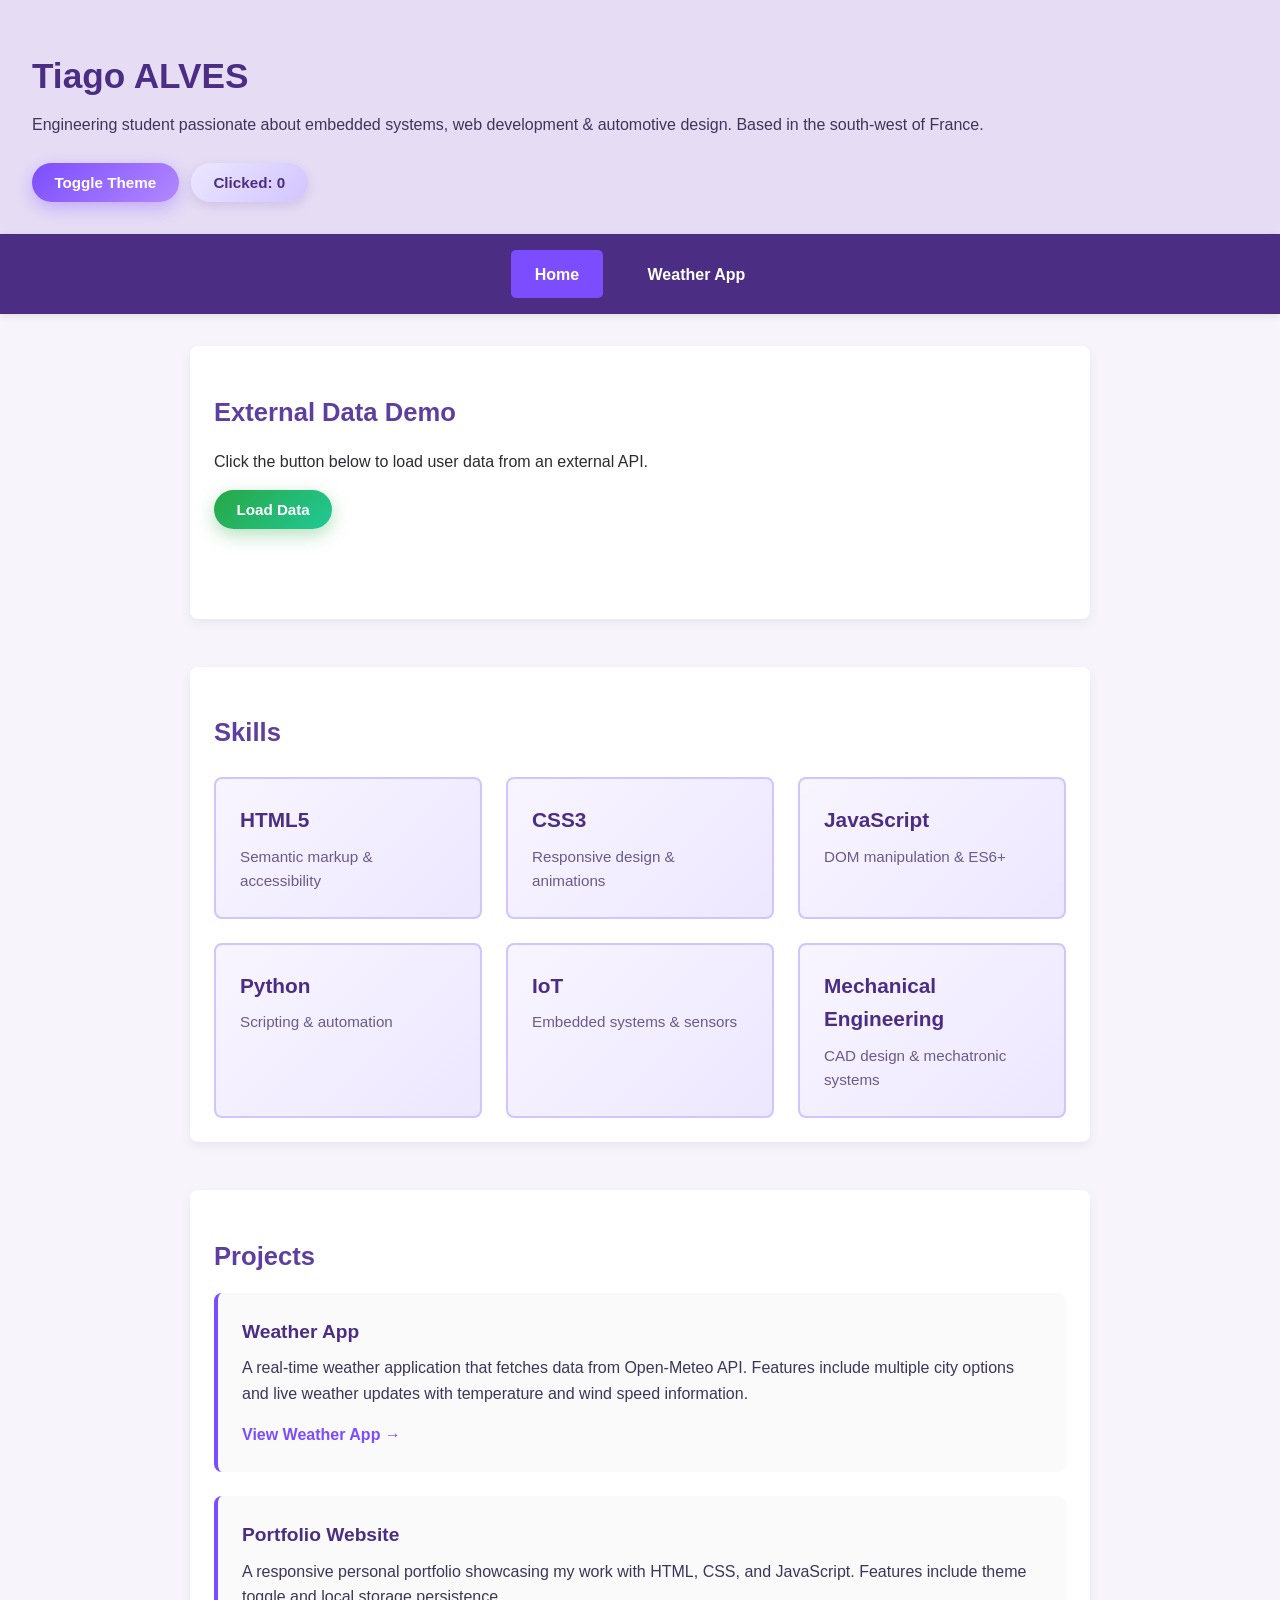
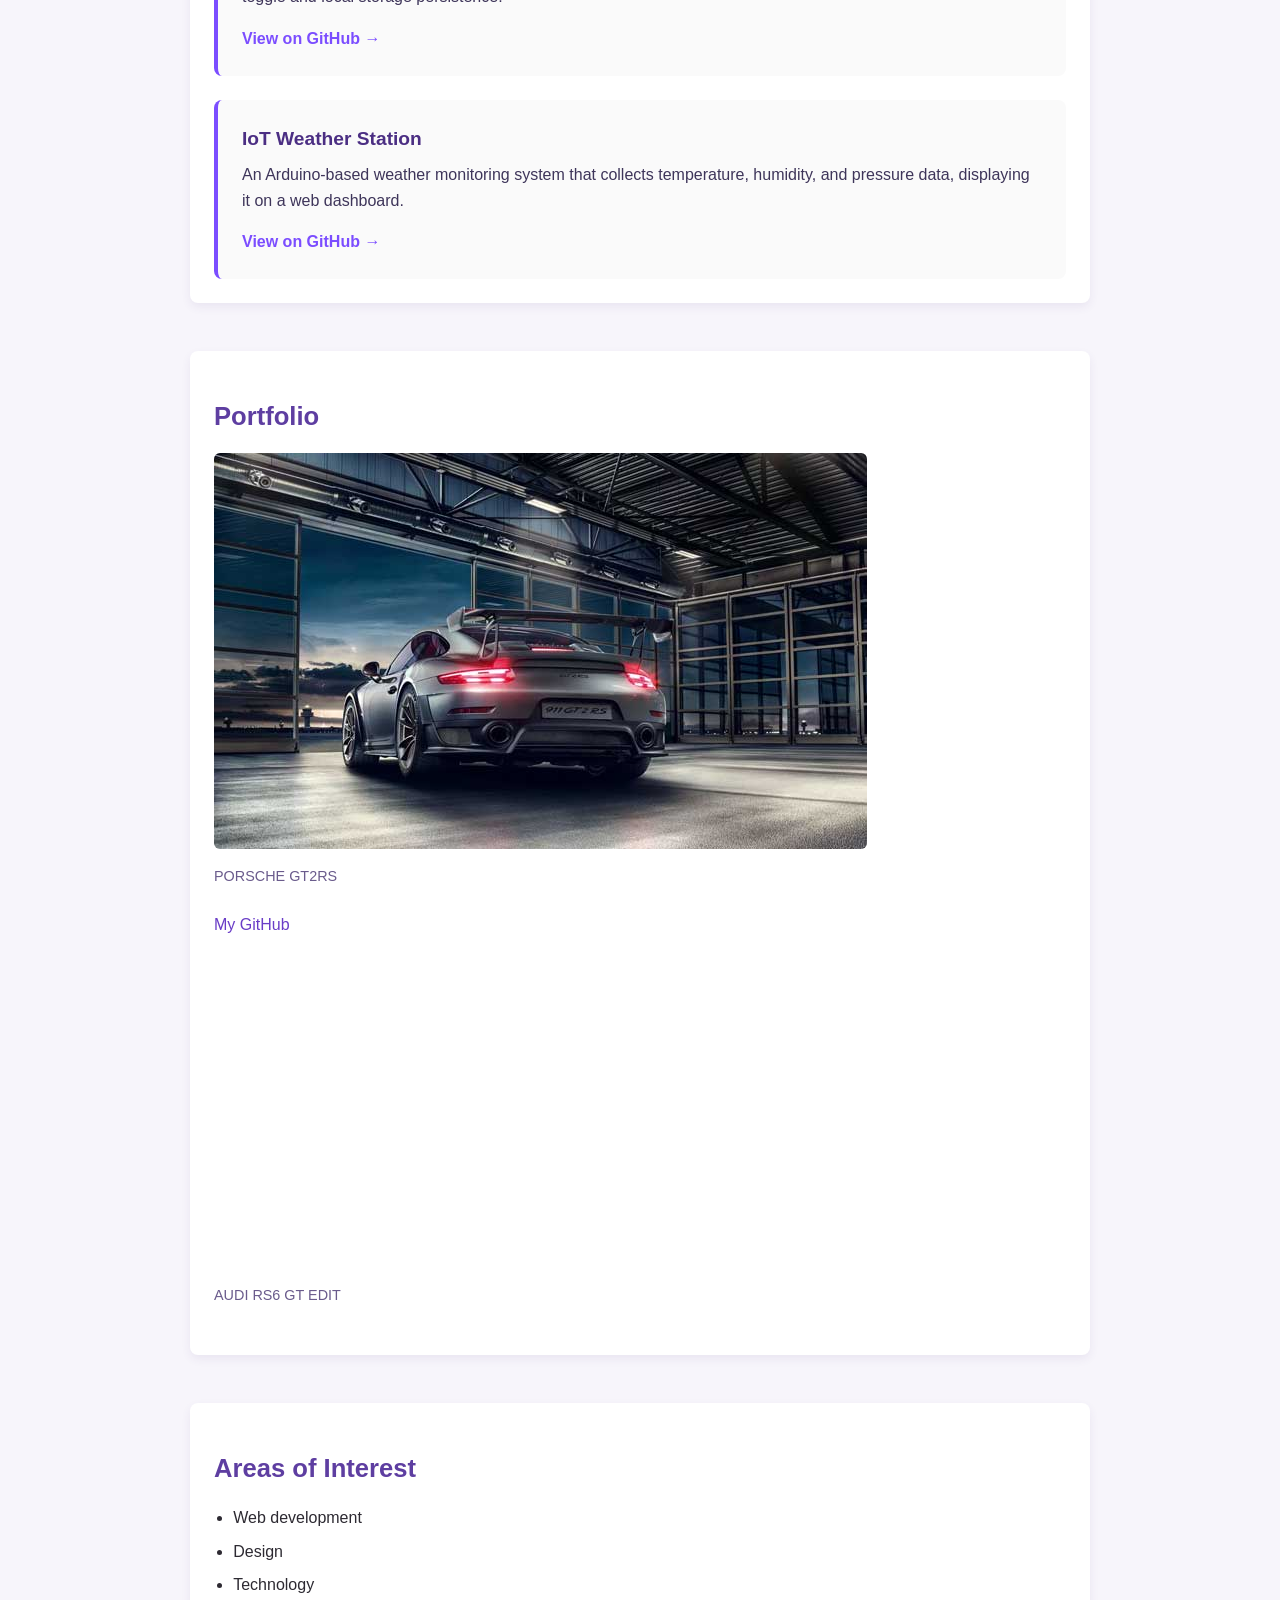
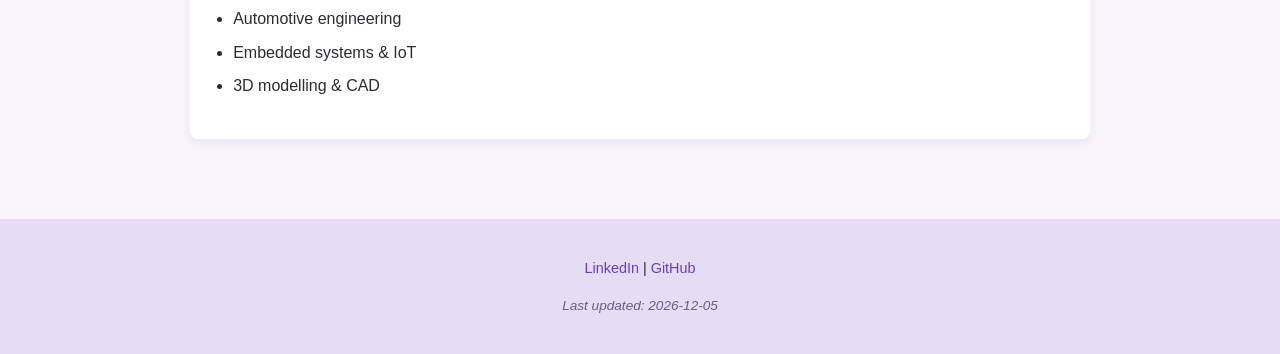
<file: index.html>
<!DOCTYPE html>
<html lang="en">
<head>
  <meta charset="UTF-8">
  <meta name="viewport" content="width=device-width, initial-scale=1.0">
  <title>My Portfolio</title>
  <link rel="stylesheet" href="style.css">
</head>

<body>

  <a href="#main">Skip to content</a>

  <header>
    <h1>Tiago ALVES</h1>
    <p>Engineering student passionate about embedded systems, web development & automotive design. Based in the south-west of France.</p>
    <br>
    <button id="themeBtn" class="btn btn-theme">Toggle Theme</button>
    <button id="countBtn" class="btn btn-counter">Clicked: <span id="countDisplay">0</span></button>
  </header>

  <nav class="main-nav">
    <a href="index.html" class="active">Home</a>
    <a href="weather.html">Weather App</a>
  </nav>

  <main id="main">

    <!-- External Data Demo Section -->
    <section>
      <h2>External Data Demo</h2>
      <p>Click the button below to load user data from an external API.</p>
      
      <button id="loadDataBtn" class="btn btn-primary">Load Data</button>
      
      <div id="dataStatus" class="data-status"></div>
      <div id="dataOutput" class="data-output"></div>
    </section>

    <!-- Skills Section -->
    <section>
      <h2>Skills</h2>
      <div class="skills-grid">
        <div class="skill-card">
          <h3>HTML5</h3>
          <p>Semantic markup & accessibility</p>
        </div>
        <div class="skill-card">
          <h3>CSS3</h3>
          <p>Responsive design & animations</p>
        </div>
        <div class="skill-card">
          <h3>JavaScript</h3>
          <p>DOM manipulation & ES6+</p>
        </div>
        <div class="skill-card">
          <h3>Python</h3>
          <p>Scripting & automation</p>
        </div>
        <div class="skill-card">
          <h3>IoT</h3>
          <p>Embedded systems & sensors</p>
        </div>
        <div class="skill-card">
          <h3>Mechanical Engineering</h3>
          <p>CAD design & mechatronic systems</p>
        </div>
      </div>
    </section>

    <!-- Projects Section -->
    <section>
      <h2>Projects</h2>
      
      <div class="project">
        <h3>Weather App</h3>
        <p>A real-time weather application that fetches data from Open-Meteo API. Features include multiple city options and live weather updates with temperature and wind speed information.</p>
        <a href="weather.html" class="project-link">View Weather App →</a>
      </div>

      <div class="project">
        <h3>Portfolio Website</h3>
        <p>A responsive personal portfolio showcasing my work with HTML, CSS, and JavaScript. Features include theme toggle and local storage persistence.</p>
        <a href="https://github.com/LaTiags" class="project-link">View on GitHub →</a>
      </div>

      <div class="project">
        <h3>IoT Weather Station</h3>
        <p>An Arduino-based weather monitoring system that collects temperature, humidity, and pressure data, displaying it on a web dashboard.</p>
        <a href="https://github.com/LaTiags" class="project-link">View on GitHub →</a>
      </div>
    </section>

    <!-- Portfolio Section -->
    <section>
      <h2>Portfolio</h2>

      <figure>
        <img src="porschegt2rs.jpg" alt="Screenshot of my first project">
        <figcaption>PORSCHE GT2RS</figcaption>
      </figure>

      <p>
        <a href="https://github.com/LaTiags">My GitHub</a>
      </p>

      <figure>
        <iframe
          width="560"
          height="315"
          src="https://www.youtube.com/embed/3s_ali_rZGY"
          title="YouTube video player"
          frameborder="0"
          allow="accelerometer; autoplay; clipboard-write; encrypted-media; gyroscope; picture-in-picture"
          allowfullscreen>
        </iframe>
        <figcaption>AUDI RS6 GT EDIT</figcaption>
      </figure>
    </section>

    <!-- Areas of Interest Section -->
    <section>
      <h2>Areas of Interest</h2>
      <ul>
        <li>Web development</li>
        <li>Design</li>
        <li>Technology</li>
        <li>Automotive engineering</li>
        <li>Embedded systems & IoT</li>
        <li>3D modelling & CAD</li>
      </ul>
    </section>

  </main>

  <footer>
    <p>
      <a href="https://www.linkedin.com/in/tiago-alves">LinkedIn</a> |
      <a href="https://github.com/LaTiags">GitHub</a>
    </p>
    <p id="lastUpdated" class="last-updated"></p>
  </footer>

  <script src="script.js"></script>
</body>
</html>
</file>
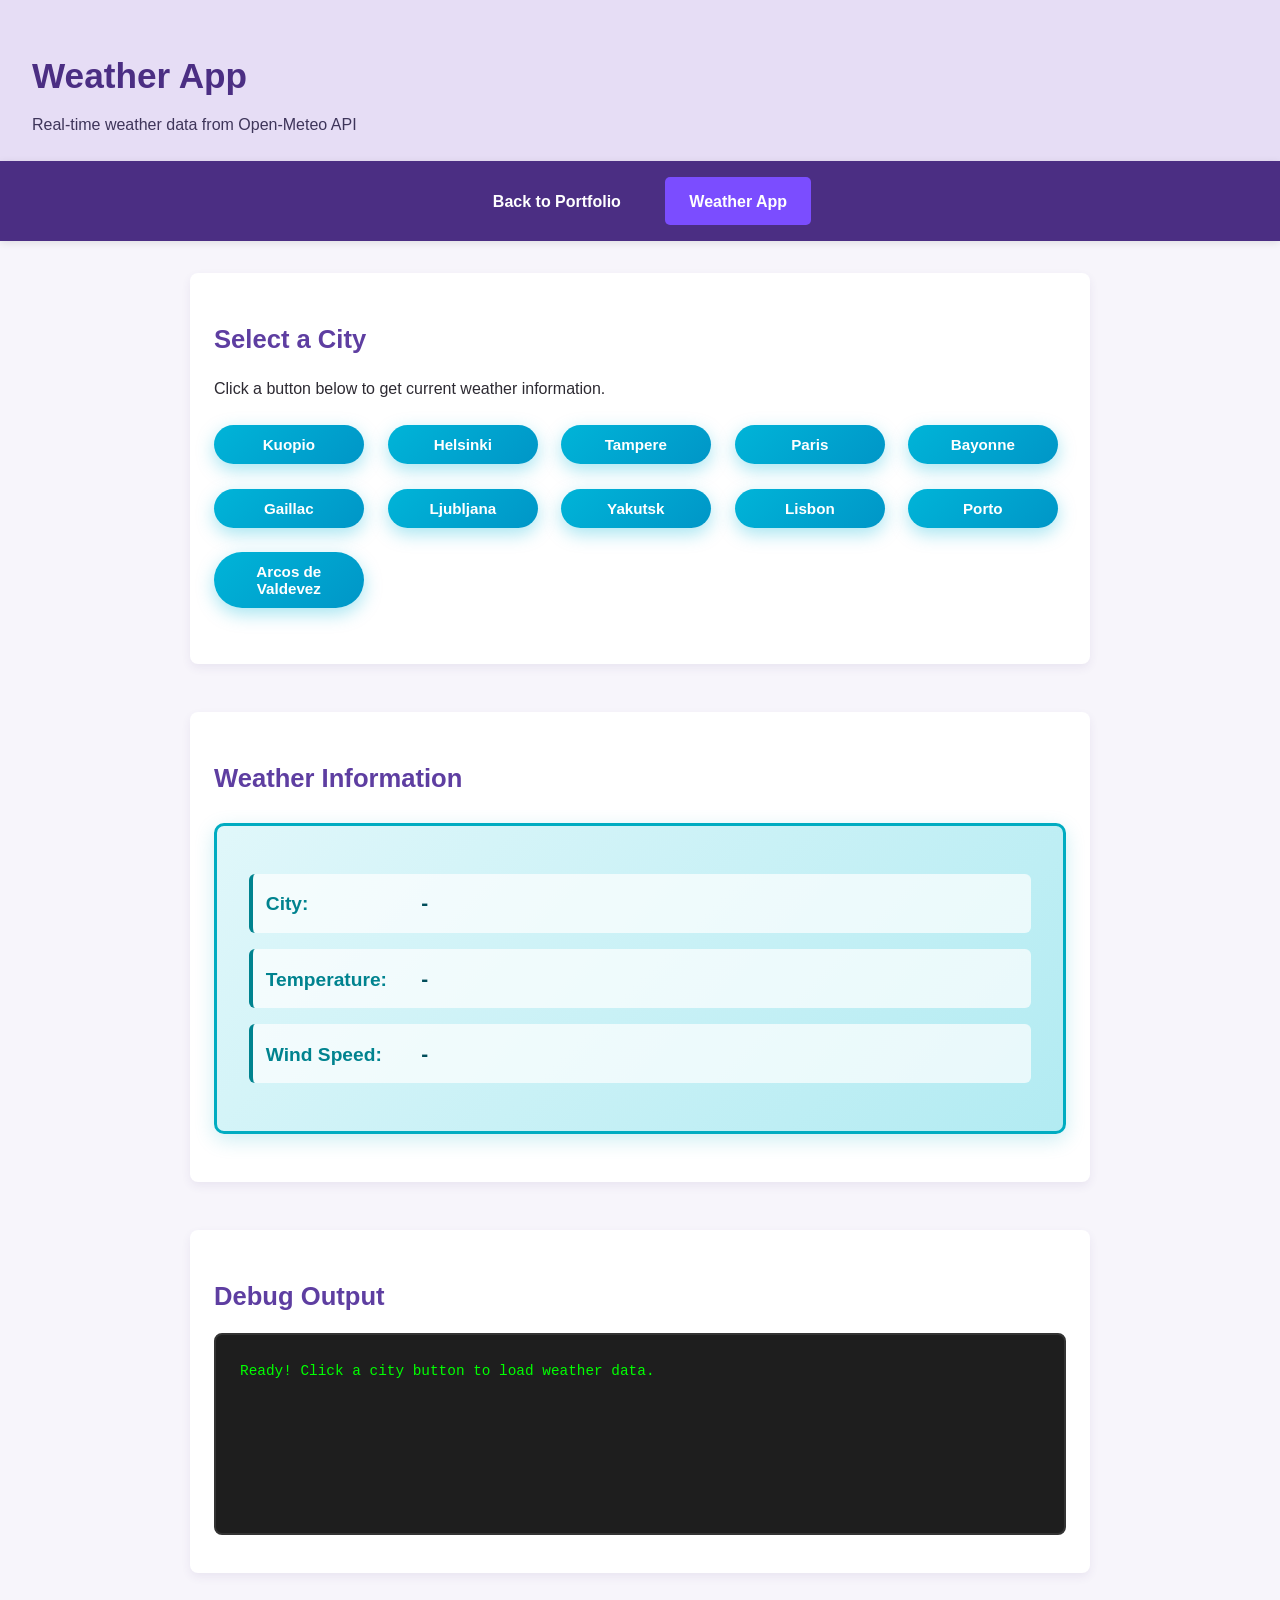
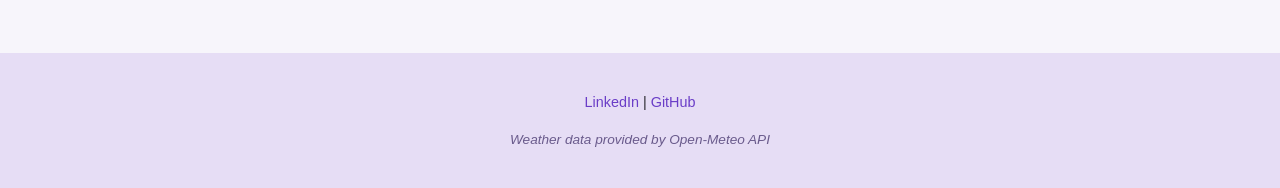
<file: weather.html>
<!DOCTYPE html>
<html lang="en">
<head>
    <meta charset="UTF-8">
    <meta name="viewport" content="width=device-width, initial-scale=1.0">
    <title>Weather App - Tiago ALVES</title>
    <link rel="stylesheet" href="style.css">
</head>
<body>

    <header>
        <h1>Weather App</h1>
        <p>Real-time weather data from Open-Meteo API</p>
    </header>

    <nav class="main-nav">
        <a href="index.html">Back to Portfolio</a>
        <a href="weather.html" class="active">Weather App</a>
    </nav>

    <main>
        <section>
            <h2>Select a City</h2>
            <p>Click a button below to get current weather information.</p>
            
            <div class="weather-buttons">
                <button id="btnKuopio" class="btn btn-weather">Kuopio</button>
                <button id="btnHelsinki" class="btn btn-weather">Helsinki</button>
                <button id="btnTampere" class="btn btn-weather">Tampere</button>
                <button id="btnParis" class="btn btn-weather">Paris</button>
                <button id="btnBayonne" class="btn btn-weather">Bayonne</button>
                <button id="btnGaillac" class="btn btn-weather">Gaillac</button>
                <button id="btnLjubljana" class="btn btn-weather">Ljubljana</button>
                <button id="btnYakutsk" class="btn btn-weather">Yakutsk</button>
                <button id="btnLisbon" class="btn btn-weather">Lisbon</button>
                <button id="btnPorto" class="btn btn-weather">Porto</button>
                <button id="btnArcos" class="btn btn-weather">Arcos de Valdevez</button>
            </div>
        </section>

        <section>
            <h2>Weather Information</h2>
            
            <div id="weatherBox" class="weather-box">
                <div class="weather-item">
                    <strong>City:</strong> 
                    <span id="city">-</span>
                </div>
                <div class="weather-item">
                    <strong>Temperature:</strong> 
                    <span id="temperature">-</span>
                </div>
                <div class="weather-item">
                    <strong>Wind Speed:</strong> 
                    <span id="wind">-</span>
                </div>
            </div>
        </section>

        <section>
            <h2>Debug Output</h2>
            <pre id="output"></pre>
        </section>
    </main>

    <footer>
        <p>
            <a href="https://www.linkedin.com/">LinkedIn</a> |
            <a href="https://github.com/">GitHub</a>
        </p>
        <p class="last-updated">Weather data provided by Open-Meteo API</p>
    </footer>

    <script src="weather.js"></script>
</body>
</html>
</file>
<file: style.css>
/* =========================
   Base typography & reset
========================= */

body {
  font-family: "Segoe UI", Arial, sans-serif;
  line-height: 1.6;
  margin: 0;
  background-color: #f7f5fb;
  color: #2d2a32;
  transition: background-color 0.3s ease, color 0.3s ease;
}

/* =========================
   Headings
========================= */

h1 {
  font-size: 2.2rem;
  color: #4b2e83;
  margin-bottom: 0.5rem;
}

h2 {
  font-size: 1.6rem;
  color: #5e3ea1;
  margin-bottom: 1rem;
}

h3 {
  font-size: 1.2rem;
  color: #6a3dc7;
  margin-bottom: 0.5rem;
}

/* =========================
   Layout
========================= */

main {
  max-width: 900px;
  margin: 0 auto;
  padding: 2rem;
}

/* =========================
   Navigation
========================= */

.main-nav {
  background-color: #4b2e83;
  padding: 1rem 2rem;
  text-align: center;
  box-shadow: 0 2px 8px rgba(0, 0, 0, 0.1);
}

.main-nav a {
  color: #ffffff;
  text-decoration: none;
  font-weight: 600;
  padding: 0.7rem 1.5rem;
  margin: 0 0.5rem;
  border-radius: 5px;
  transition: background-color 0.3s ease;
  display: inline-block;
}

.main-nav a:hover {
  background-color: #5e3ea1;
  text-decoration: none;
}

.main-nav a.active {
  background-color: #7b4dff;
}

/* =========================
   Header & Footer
========================= */

header,
footer {
  background-color: #e6ddf5;
  padding: 1.5rem 2rem;
  transition: background-color 0.3s ease;
}

header p {
  margin: 0;
  color: #3e355a;
}

footer {
  text-align: center;
  font-size: 0.9rem;
}

/* =========================
   Sections
========================= */

section {
  margin-bottom: 3rem;
  padding: 1.5rem;
  background-color: #ffffff;
  border-radius: 8px;
  box-shadow: 0 4px 10px rgba(75, 46, 131, 0.08);
  transition: background-color 0.3s ease;
}

/* =========================
   Weather App Specific Styles
========================= */

.weather-buttons {
  display: grid;
  grid-template-columns: repeat(auto-fit, minmax(150px, 1fr));
  gap: 1rem;
  margin: 1.5rem 0;
}

.btn-weather {
  background: linear-gradient(135deg, #00b4d8, #0096c7);
  color: white;
  box-shadow: 0 6px 18px rgba(0, 180, 216, 0.35);
}

.btn-weather:hover {
  background: linear-gradient(135deg, #0096c7, #0077b6);
}

.weather-box {
  background: linear-gradient(135deg, #e0f7fa, #b2ebf2);
  padding: 2rem;
  border-radius: 10px;
  border: 3px solid #00acc1;
  box-shadow: 0 6px 20px rgba(0, 172, 193, 0.2);
  margin: 1.5rem 0;
}

.weather-item {
  margin: 1rem 0;
  font-size: 1.2rem;
  padding: 0.8rem;
  background-color: rgba(255, 255, 255, 0.7);
  border-radius: 6px;
  border-left: 4px solid #00838f;
}

.weather-item strong {
  color: #00838f;
  display: inline-block;
  min-width: 150px;
}

.weather-item span {
  color: #004d5a;
  font-weight: 600;
  font-size: 1.3rem;
}

#output {
  background-color: #1e1e1e;
  color: #0f0;
  padding: 1.5rem;
  border-radius: 8px;
  font-family: "Courier New", Courier, monospace;
  font-size: 0.9rem;
  line-height: 1.8;
  min-height: 150px;
  max-height: 400px;
  overflow-y: auto;
  white-space: pre-wrap;
  word-wrap: break-word;
  border: 2px solid #333;
}

/* =========================
   External Data Demo
========================= */

.btn-primary {
  background: linear-gradient(135deg, #28a745, #20c997);
  color: white;
  box-shadow: 0 6px 18px rgba(40, 167, 69, 0.35);
}

.btn-primary:hover {
  background: linear-gradient(135deg, #218838, #1aa179);
}

.data-status {
  margin-top: 1rem;
  padding: 0.8rem 1.2rem;
  border-radius: 6px;
  font-weight: 600;
  font-size: 1rem;
}

.data-status.loading {
  background-color: #fff3cd;
  color: #856404;
  border-left: 4px solid #ffc107;
}

.data-status.error {
  background-color: #f8d7da;
  color: #721c24;
  border-left: 4px solid #dc3545;
}

.data-output {
  margin-top: 1rem;
}

.user-card {
  background: linear-gradient(135deg, #f0f8ff, #e6f3ff);
  padding: 1.5rem;
  border-radius: 8px;
  border: 2px solid #b3d9ff;
  box-shadow: 0 4px 12px rgba(0, 123, 255, 0.1);
}

.user-card h3 {
  margin-top: 0;
  color: #0066cc;
  border-bottom: 2px solid #b3d9ff;
  padding-bottom: 0.5rem;
  margin-bottom: 1rem;
}

.user-card p {
  margin: 0.8rem 0;
  color: #333;
  font-size: 1rem;
}

.user-card strong {
  color: #0066cc;
  font-weight: 600;
}

/* =========================
   Skills Grid
========================= */

.skills-grid {
  display: grid;
  grid-template-columns: repeat(auto-fit, minmax(250px, 1fr));
  gap: 1.5rem;
  margin-top: 1.5rem;
}

.skill-card {
  background: linear-gradient(135deg, #f8f5ff, #ede7ff);
  padding: 1.5rem;
  border-radius: 8px;
  border: 2px solid #d1c4ff;
  transition: transform 0.3s ease, box-shadow 0.3s ease;
}

.skill-card:hover {
  transform: translateY(-5px);
  box-shadow: 0 8px 20px rgba(123, 77, 255, 0.2);
  border-color: #b09ee0;
  transition: transform 0.3s ease, box-shadow 0.3s ease, border-color 0.3s ease;
}

.skill-card h3 {
  margin-top: 0;
  margin-bottom: 0.5rem;
  color: #4b2e83;
  font-size: 1.3rem;
}

.skill-card p {
  margin: 0;
  color: #6a5b8c;
  font-size: 0.95rem;
}

/* =========================
   Projects
========================= */

.project {
  background-color: #fafafa;
  padding: 1.5rem;
  border-radius: 8px;
  border-left: 4px solid #7b4dff;
  margin-bottom: 1.5rem;
  transition: transform 0.3s ease, box-shadow 0.3s ease;
}

.project:hover {
  transform: translateX(5px);
  box-shadow: 0 4px 15px rgba(123, 77, 255, 0.15);
}

.project:last-child {
  margin-bottom: 0;
}

.project h3 {
  margin-top: 0;
  color: #4b2e83;
}

.project p {
  margin: 0.5rem 0 1rem 0;
  color: #3e355a;
  line-height: 1.6;
}

.project-link {
  display: inline-block;
  color: #7b4dff;
  font-weight: 600;
  text-decoration: none;
  transition: color 0.3s ease;
}

.project-link:hover {
  color: #5e3ea1;
  text-decoration: underline;
}

/* =========================
   Portfolio media
========================= */

figure {
  margin: 0 0 1.5rem 0;
}

figcaption {
  margin-top: 0.5rem;
  font-size: 0.9rem;
  color: #6a5b8c;
}

/* Images responsive */
img {
  max-width: 100%;
  height: auto;
  border-radius: 6px;
}

iframe {
  border-radius: 6px;
  max-width: 100%;
}

/* =========================
   Links
========================= */

a {
  color: #6a3dc7;
  text-decoration: none;
  font-weight: 500;
}

a:hover {
  text-decoration: underline;
}

/* =========================
   Lists
========================= */

ul {
  padding-left: 1.2rem;
}

li {
  margin-bottom: 0.5rem;
}

/* =========================
   Last Updated
========================= */

.last-updated {
  font-size: 0.85rem;
  color: #6a5b8c;
  margin-top: 0.5rem;
  font-style: italic;
}

/* =========================
   Skip link (accessibility)
========================= */

a[href="#main"] {
  position: absolute;
  left: -999px;
  top: 10px;
  background-color: #4b2e83;
  color: #ffffff;
  padding: 0.5rem 1rem;
  border-radius: 4px;
}

a[href="#main"]:focus {
  left: 10px;
}

/* =========================
   Dark Mode
========================= */

body.dark {
  background-color: #1e1b26;
  color: #f1ecff;
}

body.dark section {
  background-color: #2a2438;
}

body.dark header,
body.dark footer {
  background-color: #2f2750;
}

body.dark .main-nav {
  background-color: #2f2750;
}

body.dark .main-nav a.active {
  background-color: #5e3ea1;
}

body.dark a {
  color: #c9a6ff;
}

body.dark h1,
body.dark h2,
body.dark h3 {
  color: #d4b8ff;
}

body.dark .skill-card {
  background: linear-gradient(135deg, #3a2f5e, #4a3870);
  border-color: #5e3ea1;
}

body.dark .skill-card h3 {
  color: #d4b8ff;
}

body.dark .skill-card p {
  color: #b8a5d6;
}

body.dark .project {
  background-color: #332d44;
  border-left-color: #9b7dff;
}

body.dark .project h3 {
  color: #d4b8ff;
}

body.dark .project p {
  color: #c5b8d9;
}

body.dark .project-link {
  color: #b388ff;
}

body.dark .project-link:hover {
  color: #d4b8ff;
}

body.dark .last-updated {
  color: #9b8bb3;
}

body.dark figcaption {
  color: #b8a5d6;
}

body.dark .user-card {
  background: linear-gradient(135deg, #2a3f5f, #344a6a);
  border-color: #5a7fa8;
}

body.dark .user-card h3 {
  color: #8db3ff;
  border-bottom-color: #5a7fa8;
}

body.dark .user-card p {
  color: #d4e1f5;
}

body.dark .user-card strong {
  color: #8db3ff;
}

body.dark .data-status.loading {
  background-color: #5a4f2e;
  color: #ffd966;
  border-left-color: #ffb700;
}

body.dark .data-status.error {
  background-color: #5a2e2e;
  color: #ff9999;
  border-left-color: #ff5555;
}

body.dark .weather-box {
  background: linear-gradient(135deg, #1a3d4d, #225566);
  border-color: #3a7a8f;
}

body.dark .weather-item {
  background-color: rgba(42, 85, 100, 0.5);
  border-left-color: #4da6bf;
}

body.dark .weather-item strong {
  color: #6ec9e0;
}

body.dark .weather-item span {
  color: #a8e6f5;
}

/* =========================
   Animated Buttons
========================= */

.btn {
  padding: 0.7rem 1.4rem;
  border: none;
  border-radius: 999px;
  font-size: 0.95rem;
  font-weight: 600;
  cursor: pointer;
  transition: all 0.25s ease;
  position: relative;
  overflow: hidden;
  margin-right: 0.5rem;
  margin-bottom: 0.5rem;
}

/* Violet gradient theme button */

.btn-theme {
  background: linear-gradient(135deg, #7b4dff, #b388ff);
  color: white;
  box-shadow: 0 6px 18px rgba(123, 77, 255, 0.35);
}

/* Counter button — softer violet */

.btn-counter {
  background: linear-gradient(135deg, #ede7ff, #d1c4ff);
  color: #4b2e83;
  box-shadow: 0 4px 12px rgba(75, 46, 131, 0.15);
}

/* Hover animation */

.btn:hover {
  transform: translateY(-3px);
  box-shadow: 0 10px 22px rgba(0,0,0,0.18);
}

/* Click press animation */

.btn:active {
  transform: translateY(0);
  box-shadow: 0 3px 8px rgba(0,0,0,0.2);
}

/* Glow pulse effect */

.btn::after {
  content: "";
  position: absolute;
  inset: 0;
  border-radius: inherit;
  opacity: 0;
  background: radial-gradient(circle at center, rgba(255,255,255,0.35), transparent 60%);
  transition: opacity 0.3s ease;
}

.btn:hover::after {
  opacity: 1;
}

/* Dark mode adaptation */

body.dark .btn-counter {
  background: linear-gradient(135deg, #3a2f5e, #5e3ea1);
  color: #f1ecff;
}

/* Button pop animation on load */

.btn {
  animation: btnPop 0.5s ease both;
}

@keyframes btnPop {
  from {
    transform: scale(0.9);
    opacity: 0;
  }
  to {
    transform: scale(1);
    opacity: 1;
  }
}

/* =========================
   Responsive Design
========================= */

@media (max-width: 768px) {
  main {
    padding: 1rem;
  }
  
  .main-nav a {
    display: block;
    margin: 0.5rem 0;
  }
  
  .skills-grid {
    grid-template-columns: 1fr;
    gap: 1rem;
  }
  
  .weather-buttons {
    grid-template-columns: 1fr;
  }
  
  h1 {
    font-size: 1.8rem;
  }
  
  h2 {
    font-size: 1.4rem;
  }
  
  iframe {
    width: 100%;
    height: 250px;
  }
}
</file>
